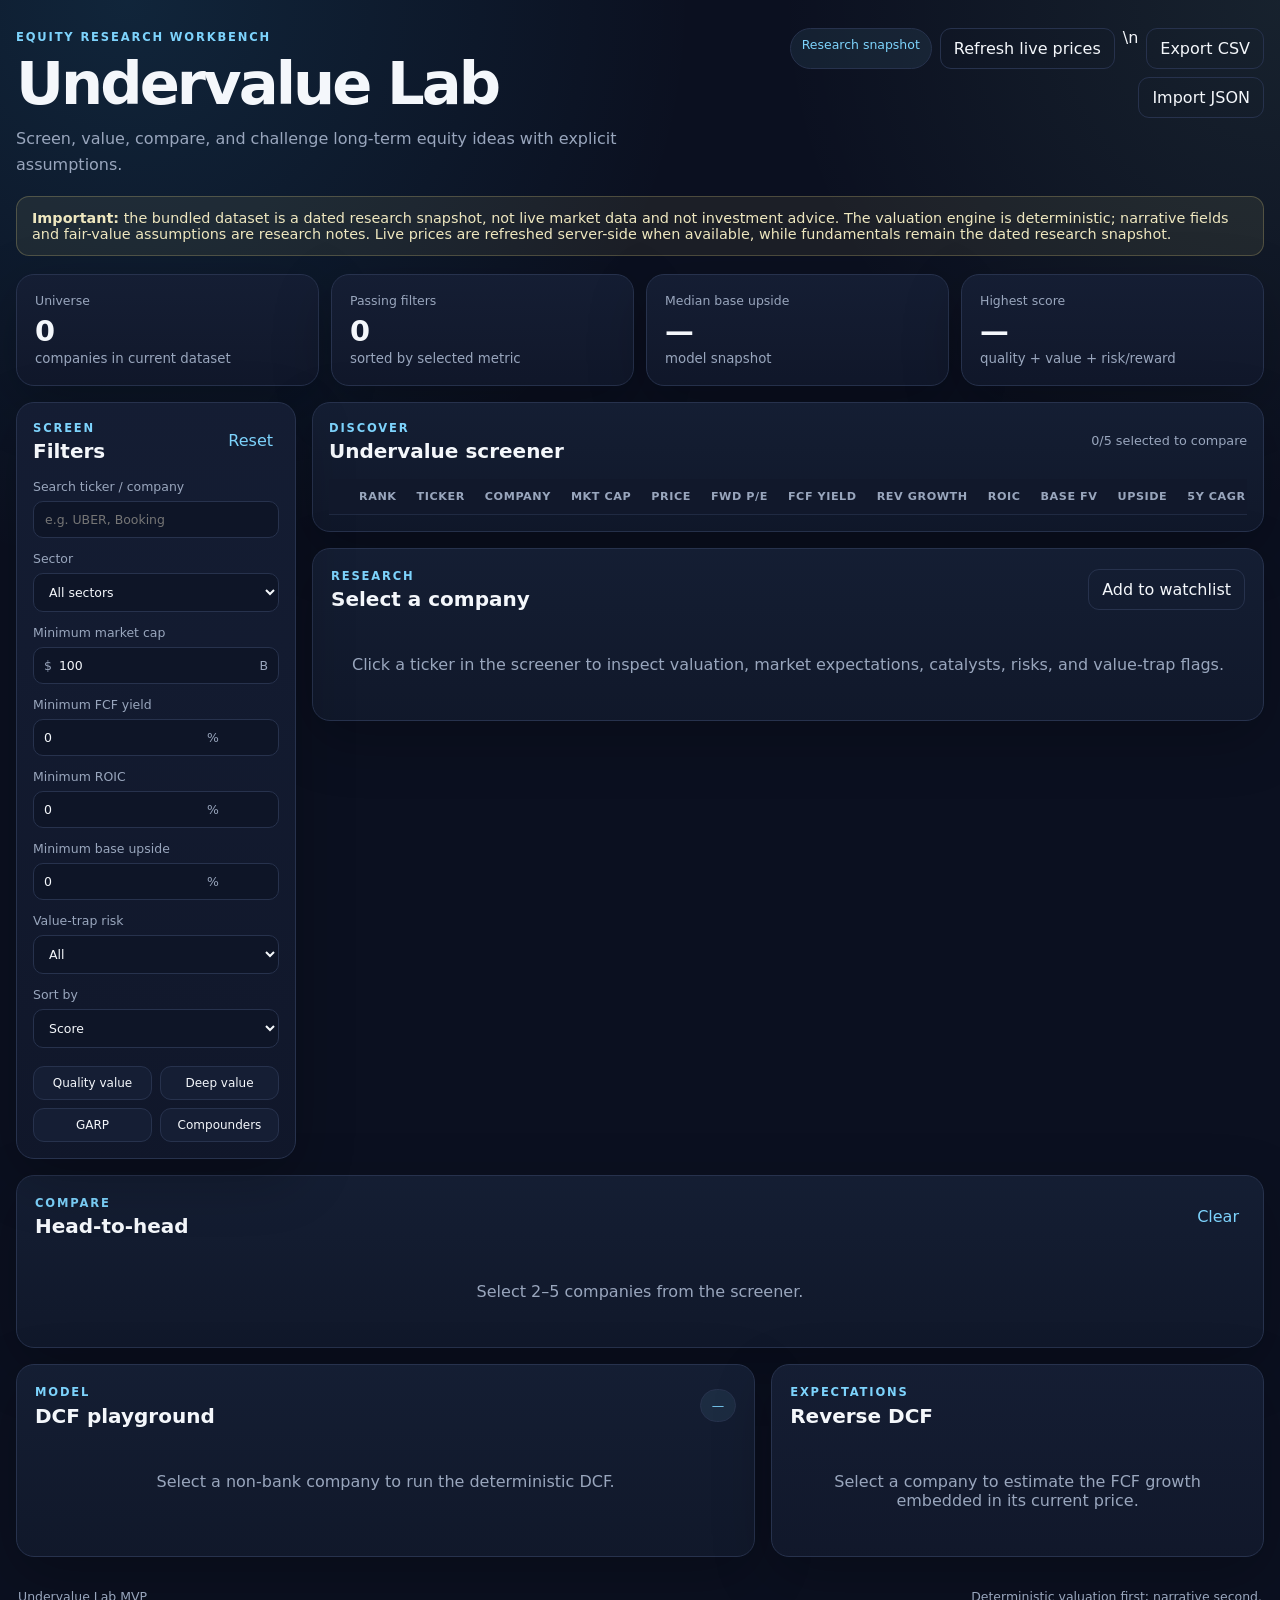
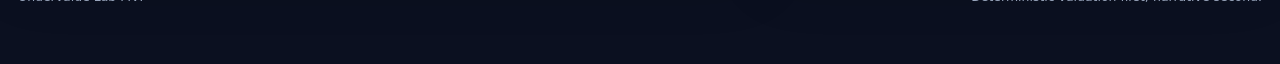
<file: undervalue-lab/index.html>
<!doctype html>
<html lang="en">
<head>
  <meta charset="utf-8" />
  <meta name="viewport" content="width=device-width, initial-scale=1" />
  <meta name="description" content="Deterministic equity valuation screener and comparison lab." />
  <title>Undervalue Lab</title>
  <link rel="stylesheet" href="./styles.css" />
</head>
<body>
  <div class="shell">
    <header class="topbar">
      <div>
        <p class="eyebrow">EQUITY RESEARCH WORKBENCH</p>
        <h1>Undervalue Lab</h1>
        <p class="subtitle">Screen, value, compare, and challenge long-term equity ideas with explicit assumptions.</p>
      </div>
      <div class="topbar-actions">
        <span class="status-pill" id="dataStatus">Research snapshot</span>
        <button class="ghost" id="liveBtn">Refresh live prices</button>\n        <button class="ghost" id="exportBtn">Export CSV</button>
        <label class="button ghost" for="importInput">Import JSON</label>
        <input id="importInput" type="file" accept=".json,application/json" hidden />
      </div>
    </header>

    <section class="notice">
      <strong>Important:</strong> the bundled dataset is a dated research snapshot, not live market data and not investment advice.
      The valuation engine is deterministic; narrative fields and fair-value assumptions are research notes. Live prices are refreshed server-side when available, while fundamentals remain the dated research snapshot.
    </section>

    <main>
      <section class="hero-grid">
        <article class="card metric-card">
          <span>Universe</span>
          <strong id="universeCount">0</strong>
          <small>companies in current dataset</small>
        </article>
        <article class="card metric-card">
          <span>Passing filters</span>
          <strong id="passingCount">0</strong>
          <small>sorted by selected metric</small>
        </article>
        <article class="card metric-card">
          <span>Median base upside</span>
          <strong id="medianUpside">—</strong>
          <small>model snapshot</small>
        </article>
        <article class="card metric-card">
          <span>Highest score</span>
          <strong id="topScore">—</strong>
          <small>quality + value + risk/reward</small>
        </article>
      </section>

      <section class="workspace">
        <aside class="card filters">
          <div class="section-title">
            <div>
              <p class="eyebrow">SCREEN</p>
              <h2>Filters</h2>
            </div>
            <button class="text-button" id="resetFilters">Reset</button>
          </div>

          <label>
            Search ticker / company
            <input id="searchInput" type="search" placeholder="e.g. UBER, Booking" />
          </label>

          <label>
            Sector
            <select id="sectorFilter"><option value="all">All sectors</option></select>
          </label>

          <label>
            Minimum market cap
            <div class="input-affix"><span>$</span><input id="minMarketCap" type="number" value="100" min="0" step="10" /><span>B</span></div>
          </label>

          <label>
            Minimum FCF yield
            <div class="input-affix"><input id="minFcfYield" type="number" value="0" min="0" step="0.5" /><span>%</span></div>
          </label>

          <label>
            Minimum ROIC
            <div class="input-affix"><input id="minRoic" type="number" value="0" min="-100" step="1" /><span>%</span></div>
          </label>

          <label>
            Minimum base upside
            <div class="input-affix"><input id="minUpside" type="number" value="0" step="5" /><span>%</span></div>
          </label>

          <label>
            Value-trap risk
            <select id="trapFilter">
              <option value="all">All</option>
              <option value="Low">Low only</option>
              <option value="Low–Med">Low–Med or better</option>
            </select>
          </label>

          <label>
            Sort by
            <select id="sortBy">
              <option value="score">Score</option>
              <option value="upside">Base upside</option>
              <option value="fcfYield">FCF yield</option>
              <option value="roic">ROIC</option>
              <option value="expected5Y">5Y expected CAGR</option>
              <option value="marketCap">Market cap</option>
            </select>
          </label>

          <div class="preset-grid">
            <button class="preset" data-preset="quality">Quality value</button>
            <button class="preset" data-preset="deep">Deep value</button>
            <button class="preset" data-preset="garp">GARP</button>
            <button class="preset" data-preset="compounder">Compounders</button>
          </div>
        </aside>

        <div class="main-column">
          <section class="card table-card">
            <div class="section-title">
              <div>
                <p class="eyebrow">DISCOVER</p>
                <h2>Undervalue screener</h2>
              </div>
              <div class="compare-hint"><span id="compareCount">0</span>/5 selected to compare</div>
            </div>

            <div class="table-wrap">
              <table>
                <thead>
                  <tr>
                    <th></th>
                    <th>Rank</th>
                    <th>Ticker</th>
                    <th>Company</th>
                    <th>Mkt cap</th>
                    <th>Price</th>
                    <th>Fwd P/E</th>
                    <th>FCF yield</th>
                    <th>Rev growth</th>
                    <th>ROIC</th>
                    <th>Base FV</th>
                    <th>Upside</th>
                    <th>5Y CAGR</th>
                    <th>Score</th>
                  </tr>
                </thead>
                <tbody id="stockRows"></tbody>
              </table>
            </div>
          </section>

          <section class="card" id="detailCard">
            <div class="section-title">
              <div>
                <p class="eyebrow">RESEARCH</p>
                <h2 id="detailTitle">Select a company</h2>
              </div>
              <button id="watchBtn" class="ghost" disabled>Add to watchlist</button>
            </div>
            <div id="detailBody" class="empty-state">
              Click a ticker in the screener to inspect valuation, market expectations, catalysts, risks, and value-trap flags.
            </div>
          </section>
        </div>
      </section>

      <section class="card compare-card">
        <div class="section-title">
          <div>
            <p class="eyebrow">COMPARE</p>
            <h2>Head-to-head</h2>
          </div>
          <button class="text-button" id="clearCompare">Clear</button>
        </div>
        <div id="compareArea" class="empty-state">Select 2–5 companies from the screener.</div>
      </section>

      <section class="valuation-grid">
        <section class="card">
          <div class="section-title">
            <div>
              <p class="eyebrow">MODEL</p>
              <h2>DCF playground</h2>
            </div>
            <span id="dcfTicker" class="ticker-chip">—</span>
          </div>
          <div id="dcfArea" class="empty-state">Select a non-bank company to run the deterministic DCF.</div>
        </section>

        <section class="card">
          <div class="section-title">
            <div>
              <p class="eyebrow">EXPECTATIONS</p>
              <h2>Reverse DCF</h2>
            </div>
          </div>
          <div id="reverseArea" class="empty-state">Select a company to estimate the FCF growth embedded in its current price.</div>
        </section>
      </section>
    </main>

    <footer>
      <span>Undervalue Lab MVP</span>
      <span>Deterministic valuation first; narrative second.</span>
    </footer>
  </div>

  <script src="./data.js"></script>
  <script src="./app.js"></script>
</body>
</html>
</file>
<file: undervalue-lab/styles.css>
:root {
  --bg: #0b1020;
  --panel: #11182b;
  --panel-2: #151e34;
  --line: #27324d;
  --text: #f4f7fb;
  --muted: #99a6bd;
  --accent: #7dd3fc;
  --accent-2: #a7f3d0;
  --danger: #fca5a5;
  --warning: #fde68a;
  --shadow: 0 18px 60px rgba(0,0,0,.24);
  --radius: 18px;
  font-family: Inter, ui-sans-serif, system-ui, -apple-system, BlinkMacSystemFont, "Segoe UI", sans-serif;
}

* { box-sizing: border-box; }
body {
  margin: 0;
  background:
    radial-gradient(circle at 10% 0%, rgba(56,189,248,.12), transparent 28%),
    radial-gradient(circle at 100% 0%, rgba(167,243,208,.08), transparent 24%),
    var(--bg);
  color: var(--text);
}
button, input, select { font: inherit; }
button { cursor: pointer; }
.shell { width: min(1600px, calc(100% - 32px)); margin: 0 auto; padding: 28px 0 48px; }
.topbar { display:flex; align-items:flex-start; justify-content:space-between; gap:24px; margin-bottom:18px; }
h1 { margin: 3px 0 8px; font-size: clamp(2rem, 5vw, 3.7rem); letter-spacing:-.05em; }
h2 { margin: 2px 0 0; font-size:1.25rem; }
h3 { margin:0 0 8px; font-size:.95rem; }
p { line-height:1.6; }
.subtitle { margin:0; color:var(--muted); max-width:760px; }
.eyebrow { margin:0; font-size:.72rem; letter-spacing:.16em; font-weight:800; color:var(--accent); }
.topbar-actions { display:flex; gap:8px; flex-wrap:wrap; justify-content:flex-end; }
.button, button {
  border: 1px solid var(--line);
  border-radius: 11px;
  padding: 10px 13px;
  background: var(--panel-2);
  color: var(--text);
  text-decoration:none;
}
.ghost { background: transparent; }
.text-button { border:0; background:none; color:var(--accent); padding:6px; }
.status-pill, .ticker-chip, .risk-chip {
  border:1px solid var(--line);
  background:rgba(125,211,252,.08);
  color:var(--accent);
  border-radius:999px;
  padding:8px 11px;
  font-size:.78rem;
}
.notice {
  border:1px solid rgba(253,230,138,.22);
  background:rgba(253,230,138,.07);
  color:#eee7bf;
  padding:13px 15px;
  border-radius:13px;
  margin-bottom:18px;
  font-size:.9rem;
}
.card {
  background:linear-gradient(180deg, rgba(21,30,52,.96), rgba(17,24,43,.96));
  border:1px solid var(--line);
  border-radius:var(--radius);
  box-shadow:var(--shadow);
}
.hero-grid { display:grid; grid-template-columns:repeat(4,1fr); gap:12px; margin-bottom:16px; }
.metric-card { padding:18px; }
.metric-card span, .detail-metric span, .dcf-output span, .reverse-summary span, .compare-verdict span, .mini-grid span {
  display:block; color:var(--muted); font-size:.78rem; margin-bottom:6px;
}
.metric-card strong { display:block; font-size:1.8rem; letter-spacing:-.04em; }
.metric-card small { color:var(--muted); }
.workspace { display:grid; grid-template-columns:280px minmax(0,1fr); gap:16px; align-items:start; }
.filters { padding:16px; position:sticky; top:12px; }
.section-title { display:flex; align-items:center; justify-content:space-between; gap:16px; margin-bottom:16px; }
.filters label { display:block; color:var(--muted); font-size:.78rem; margin:13px 0; }
input, select {
  width:100%; margin-top:7px; padding:10px 11px; border-radius:10px; border:1px solid var(--line);
  background:#0e1527; color:var(--text); outline:none;
}
input:focus, select:focus { border-color:#3b82f6; box-shadow:0 0 0 3px rgba(59,130,246,.12); }
.input-affix { display:grid; grid-template-columns:auto 1fr auto; align-items:center; gap:7px; margin-top:7px; background:#0e1527; border:1px solid var(--line); border-radius:10px; padding:0 10px; }
.input-affix input { border:0; margin:0; background:transparent; padding-left:0; padding-right:0; }
.preset-grid { display:grid; grid-template-columns:1fr 1fr; gap:8px; margin-top:18px; }
.preset { padding:9px; font-size:.75rem; }
.main-column { display:grid; gap:16px; min-width:0; }
.table-card { padding:16px; overflow:hidden; }
.table-wrap { overflow:auto; }
table { width:100%; border-collapse:collapse; font-size:.82rem; }
th, td { padding:11px 10px; border-bottom:1px solid rgba(39,50,77,.72); text-align:right; white-space:nowrap; }
th:first-child, td:first-child, th:nth-child(2), td:nth-child(2), th:nth-child(3), td:nth-child(3), th:nth-child(4), td:nth-child(4) { text-align:left; }
thead th { color:var(--muted); font-size:.7rem; text-transform:uppercase; letter-spacing:.05em; position:sticky; top:0; background:var(--panel); z-index:1; }
tbody tr:hover, .active-row { background:rgba(125,211,252,.045); }
.company-cell { display:flex; flex-direction:column; gap:3px; }
.company-cell small { color:var(--muted); }
.ticker-link { border:0; background:none; padding:0; color:var(--accent); font-weight:800; }
.positive { color:var(--accent-2) !important; }
.negative { color:var(--danger) !important; }
.score { display:inline-flex; min-width:34px; justify-content:center; padding:4px 7px; border-radius:8px; font-weight:800; }
.score-s, .score-a { background:rgba(167,243,208,.12); color:var(--accent-2); }
.score-b { background:rgba(125,211,252,.11); color:var(--accent); }
.score-watch { background:rgba(253,230,138,.1); color:var(--warning); }
.compare-hint { color:var(--muted); font-size:.8rem; }
#detailCard, .compare-card, .valuation-grid .card { padding:18px; }
.empty-state { color:var(--muted); padding:28px 8px; text-align:center; }
.detail-metrics { display:grid; grid-template-columns:repeat(8, minmax(100px,1fr)); gap:8px; margin-bottom:14px; }
.detail-metric { background:#0e1527; border:1px solid var(--line); border-radius:11px; padding:11px; }
.detail-metric strong { font-size:1rem; }
.research-grid { display:grid; grid-template-columns:repeat(2,1fr); gap:10px; }
.research-grid article { background:#0e1527; border:1px solid var(--line); border-radius:12px; padding:14px; }
.research-grid p { color:#c7d0df; margin:0; font-size:.88rem; }
.flag-row { display:flex; gap:7px; flex-wrap:wrap; margin-top:12px; }
.risk-chip { color:var(--warning); background:rgba(253,230,138,.06); }
.return-source { margin-top:18px; }
.mini-grid { display:grid; grid-template-columns:repeat(3,1fr); gap:8px; }
.mini-grid div { border-top:1px solid var(--line); padding-top:10px; }
.compare-card { margin-top:16px; }
.compare-table-wrap { overflow:auto; }
.compare-table th:first-child { position:sticky; left:0; background:var(--panel); z-index:2; }
.compare-verdict { display:grid; grid-template-columns:repeat(4,1fr); gap:8px; margin-top:14px; }
.compare-verdict div { background:#0e1527; border:1px solid var(--line); border-radius:11px; padding:12px; }
.valuation-grid { display:grid; grid-template-columns:1.2fr .8fr; gap:16px; margin-top:16px; }
.model-controls { display:grid; gap:14px; }
.range-control span { display:flex; justify-content:space-between; color:var(--muted); font-size:.82rem; }
.range-control input { padding:0; }
.dcf-output { display:grid; grid-template-columns:repeat(3,1fr); gap:8px; margin:18px 0; }
.dcf-output div, .reverse-summary { background:#0e1527; border:1px solid var(--line); border-radius:11px; padding:12px; }
.dcf-output strong, .reverse-summary strong { font-size:1.25rem; }
.sensitivity { margin-top:14px; }
.reverse-summary { margin-bottom:9px; }
.expectation { margin:16px 0 10px; border:1px solid var(--line); border-radius:12px; padding:16px; text-align:center; font-weight:900; letter-spacing:.08em; color:var(--accent); }
.extremely-pessimistic, .pessimistic { color:var(--accent-2); }
.optimistic, .extremely-optimistic { color:var(--warning); }
.muted { color:var(--muted); font-size:.84rem; }
footer { display:flex; justify-content:space-between; gap:16px; color:var(--muted); font-size:.78rem; margin-top:20px; padding:12px 2px; }

@media (max-width: 1050px) {
  .hero-grid { grid-template-columns:repeat(2,1fr); }
  .workspace { grid-template-columns:1fr; }
  .filters { position:static; }
  .detail-metrics { grid-template-columns:repeat(4,1fr); }
  .valuation-grid { grid-template-columns:1fr; }
}
@media (max-width: 700px) {
  .shell { width:min(100% - 20px, 1600px); padding-top:18px; }
  .topbar { flex-direction:column; }
  .topbar-actions { justify-content:flex-start; }
  .hero-grid { grid-template-columns:1fr 1fr; }
  .research-grid, .mini-grid, .compare-verdict { grid-template-columns:1fr; }
  .detail-metrics { grid-template-columns:repeat(2,1fr); }
  .dcf-output { grid-template-columns:1fr; }
}
</file>
